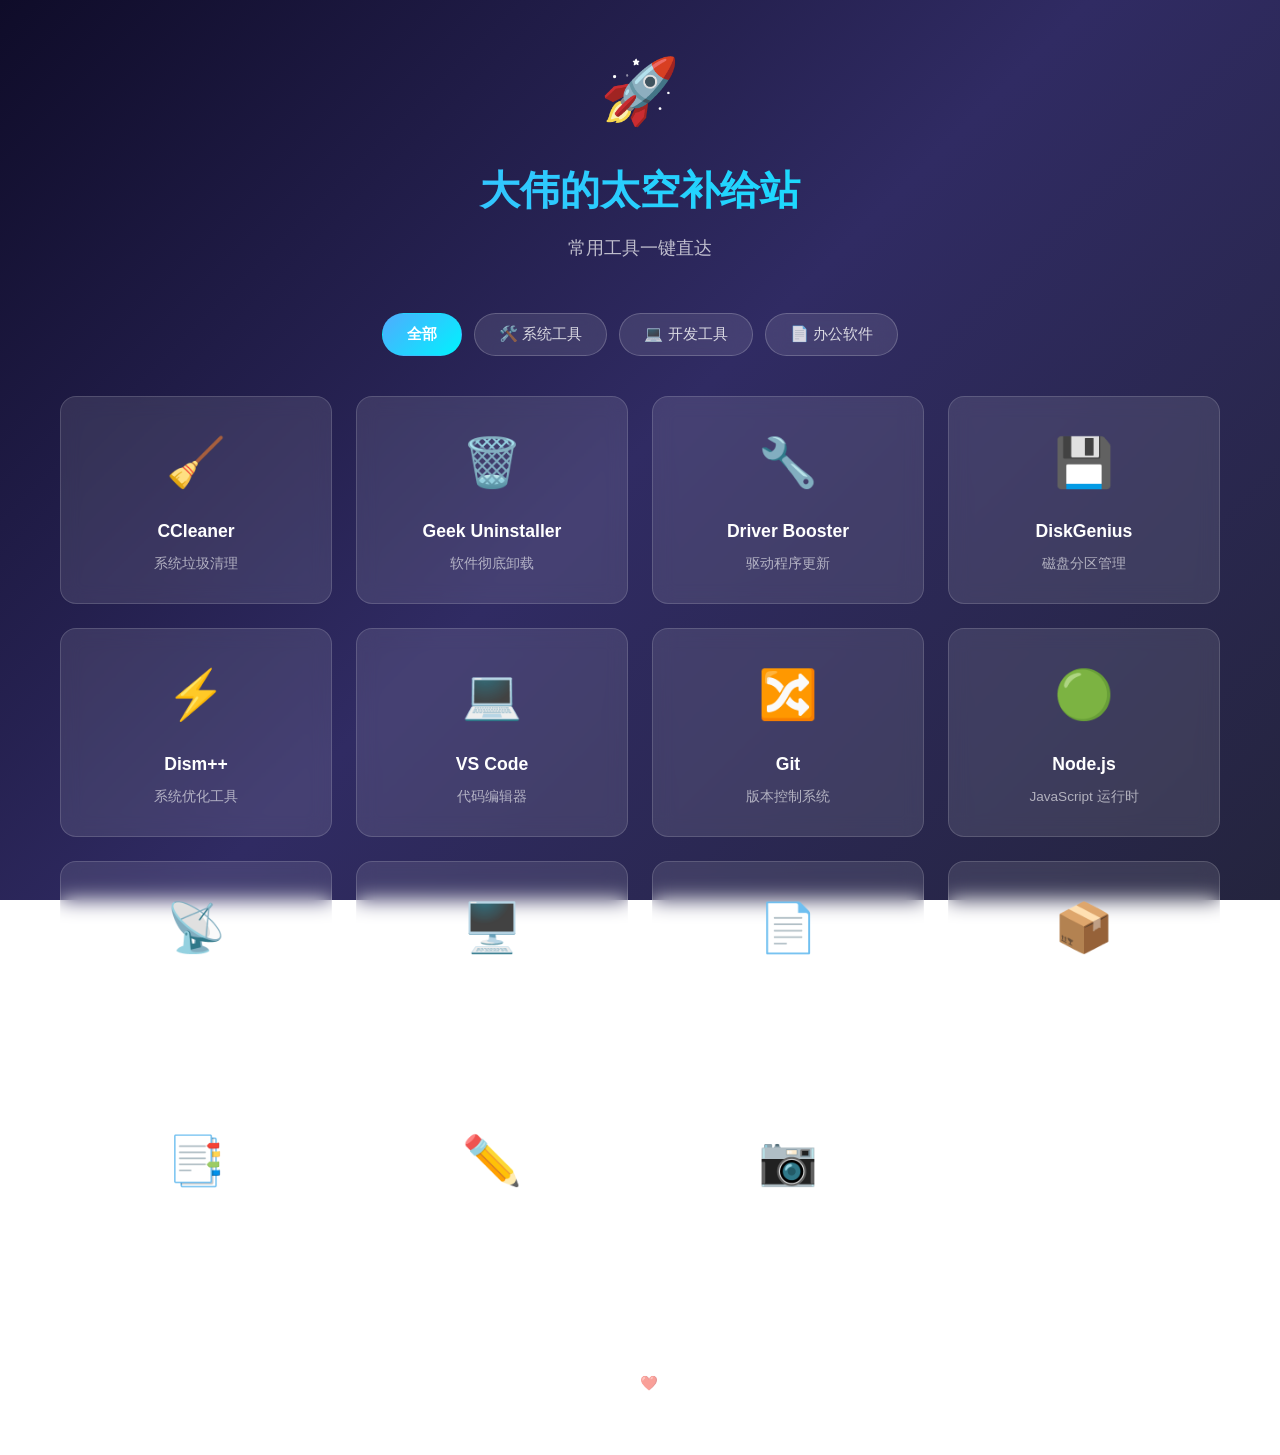
<file: index.html>
<!DOCTYPE html>
<html lang="zh-CN">
<head>
  <meta charset="UTF-8">
  <meta name="viewport" content="width=device-width, initial-scale=1.0">
  <title>大伟的太空补给站</title>
  <link rel="stylesheet" href="style.css">
</head>
<body>
  <div class="container">
    <!-- 标题区域 -->
    <header class="header">
      <div class="logo">🚀</div>
      <h1 class="title">大伟的太空补给站</h1>
      <p class="subtitle">常用工具一键直达</p>
    </header>

    <!-- 分类标签 -->
    <nav class="category-nav">
      <button class="category-btn active" data-category="all">全部</button>
      <button class="category-btn" data-category="system">🛠️ 系统工具</button>
      <button class="category-btn" data-category="dev">💻 开发工具</button>
      <button class="category-btn" data-category="office">📄 办公软件</button>
    </nav>

    <!-- 工具卡片 -->
    <main class="tools-grid" id="toolsGrid">
      <!-- 由 JS 动态渲染 -->
    </main>

    <!-- 页脚 -->
    <footer class="footer">
      <p>Made with ❤️ by 大伟</p>
    </footer>
  </div>

  <script src="app.js"></script>
</body>
</html>
</file>
<file: style.css>
/* 基础重置 */
* {
  margin: 0;
  padding: 0;
  box-sizing: border-box;
}

body {
  min-height: 100vh;
  background: linear-gradient(135deg, #0f0c29 0%, #302b63 50%, #24243e 100%);
  background-attachment: fixed;
  font-family: -apple-system, BlinkMacSystemFont, 'Segoe UI', Roboto, 'Helvetica Neue', Arial, sans-serif;
  color: #ffffff;
  line-height: 1.6;
}

.container {
  max-width: 1200px;
  margin: 0 auto;
  padding: 40px 20px;
}

/* 标题区域 */
.header {
  text-align: center;
  margin-bottom: 50px;
}

.logo {
  font-size: 64px;
  margin-bottom: 16px;
  animation: float 3s ease-in-out infinite;
}

@keyframes float {
  0%, 100% { transform: translateY(0); }
  50% { transform: translateY(-10px); }
}

.title {
  font-size: 2.5rem;
  font-weight: 700;
  margin-bottom: 12px;
  background: linear-gradient(90deg, #4facfe 0%, #00f2fe 100%);
  -webkit-background-clip: text;
  -webkit-text-fill-color: transparent;
  background-clip: text;
}

.subtitle {
  font-size: 1.1rem;
  color: rgba(255, 255, 255, 0.7);
}

/* 分类导航 */
.category-nav {
  display: flex;
  justify-content: center;
  flex-wrap: wrap;
  gap: 12px;
  margin-bottom: 40px;
}

.category-btn {
  padding: 10px 24px;
  background: rgba(255, 255, 255, 0.1);
  border: 1px solid rgba(255, 255, 255, 0.2);
  border-radius: 25px;
  color: rgba(255, 255, 255, 0.8);
  font-size: 0.95rem;
  cursor: pointer;
  transition: all 0.3s ease;
  backdrop-filter: blur(10px);
}

.category-btn:hover {
  background: rgba(255, 255, 255, 0.2);
  color: #ffffff;
  transform: translateY(-2px);
}

.category-btn.active {
  background: linear-gradient(135deg, #4facfe 0%, #00f2fe 100%);
  border-color: transparent;
  color: #ffffff;
  font-weight: 600;
}

/* 工具网格 */
.tools-grid {
  display: grid;
  grid-template-columns: repeat(auto-fill, minmax(220px, 1fr));
  gap: 24px;
  margin-bottom: 50px;
}

/* 工具卡片 */
.tool-card {
  background: rgba(255, 255, 255, 0.1);
  border: 1px solid rgba(255, 255, 255, 0.15);
  border-radius: 16px;
  padding: 28px 20px;
  text-align: center;
  text-decoration: none;
  color: #ffffff;
  transition: all 0.3s ease;
  backdrop-filter: blur(10px);
}

.tool-card:hover {
  background: rgba(255, 255, 255, 0.18);
  border-color: rgba(79, 172, 254, 0.5);
  transform: translateY(-8px);
  box-shadow: 0 20px 40px rgba(0, 0, 0, 0.3);
}

.tool-icon {
  font-size: 48px;
  margin-bottom: 16px;
  display: block;
}

.tool-name {
  font-size: 1.1rem;
  font-weight: 600;
  margin-bottom: 8px;
  color: #ffffff;
}

.tool-desc {
  font-size: 0.85rem;
  color: rgba(255, 255, 255, 0.6);
}

/* 页脚 */
.footer {
  text-align: center;
  padding: 20px;
  color: rgba(255, 255, 255, 0.5);
  font-size: 0.9rem;
}

/* 响应式 */
@media (max-width: 768px) {
  .title {
    font-size: 1.8rem;
  }

  .logo {
    font-size: 48px;
  }

  .tools-grid {
    grid-template-columns: repeat(auto-fill, minmax(160px, 1fr));
    gap: 16px;
  }

  .tool-card {
    padding: 20px 16px;
  }

  .tool-icon {
    font-size: 36px;
  }

  .category-btn {
    padding: 8px 16px;
    font-size: 0.85rem;
  }
}

/* 隐藏类 */
.hidden {
  display: none !important;
}
</file>
